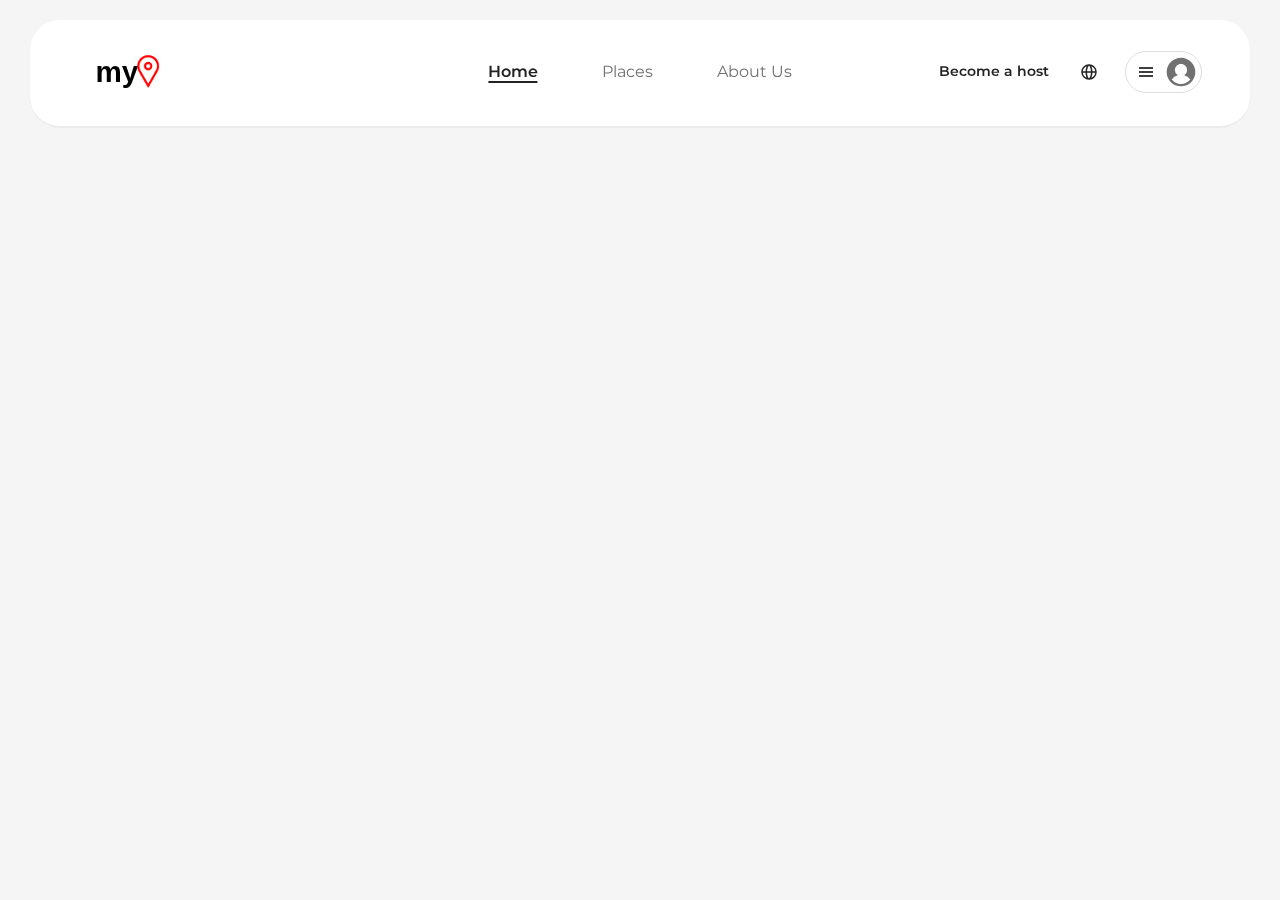
<file: index.html>
<!DOCTYPE html>
<html lang="en">
<head>
    <meta charset="UTF-8">
    <meta name="viewport" content="width=device-width, initial-scale=1.0">
    <title>mySpot</title>
    <link rel="stylesheet" href="styles/main.css">
</head>
<body>

    <header class="main-header">
        <nav class="navbar">
            <div class="nav-logo">
                <img src="assets/images/logo/mySpot.svg" alt="mySpot Logo">
            </div>
            
            <ul class="nav-links">
                <li><a href="#home" class="active">Home</a></li>
                <li><a href="#places">Places</a></li>
                <li><a href="#about">About Us</a></li>
            </ul>
            
            <div class="nav-auth">
                <a href="#" class="host-link">Become a host</a>
                <button class="globe-btn">
                    <svg viewBox="0 0 16 16" xmlns="http://www.w3.org/2000/svg" aria-hidden="true" role="presentation" focusable="false" style="display: block; height: 16px; width: 16px; fill: currentcolor;"><path d="m8.002.25a7.77 7.77 0 0 1 7.748 7.776 7.75 7.75 0 0 1 -7.521 7.72l-.246.004a7.75 7.75 0 0 1 -7.73-7.513l-.003-.245a7.75 7.75 0 0 1 7.752-7.742zm1.949 8.5h-3.903c.155 2.897 1.176 5.343 1.886 5.493l.068.007c.68-.002 1.72-2.365 1.932-5.234zm4.255 0h-2.752c-.091 1.96-.53 3.783-1.188 5.076a6.257 6.257 0 0 0 3.905-4.829zm-9.661 0h-2.75a6.257 6.257 0 0 0 3.934 5.075c-.615-1.208-1.036-2.875-1.162-4.686l-.022-.39zm1.188-6.576-.115.046a6.257 6.257 0 0 0 -3.823 5.03h2.75c.085-1.83.471-3.54 1.059-4.81zm2.262-.424c-.702.002-1.784 2.512-1.947 5.5h3.904c-.156-2.903-1.178-5.343-1.892-5.494l-.065-.007zm2.28.432.023.05c.643 1.288 1.069 3.084 1.157 5.018h2.748a6.275 6.275 0 0 0 -3.929-5.068z"></path></svg>
                </button>
                <button class="login-btn">
                    <div class="hamburger">
                        <svg viewBox="0 0 32 32" xmlns="http://www.w3.org/2000/svg" aria-hidden="true" role="presentation" focusable="false" style="display: block; fill: none; height: 16px; width: 16px; stroke: currentcolor; stroke-width: 3; overflow: visible;"><g fill="none"><path d="M2 16h28M2 24h28M2 8h28"></path></g></svg>
                    </div>
                    <div class="avatar">
                        <svg viewBox="0 0 32 32" xmlns="http://www.w3.org/2000/svg" aria-hidden="true" role="presentation" focusable="false" style="display: block; height: 30px; width: 30px; fill: currentcolor;"><path d="m16 .7c-8.437 0-15.3 6.863-15.3 15.3s6.863 15.3 15.3 15.3 15.3-6.863 15.3-15.3-6.863-15.3-15.3-15.3zm0 28c-4.021 0-7.605-1.884-9.933-4.81a12.425 12.425 0 0 1 6.451-4.4 6.507 6.507 0 0 1 -3.018-5.49c0-3.584 2.916-6.5 6.5-6.5s6.5 2.916 6.5 6.5a6.513 6.513 0 0 1 -3.019 5.491 12.42 12.42 0 0 1 6.452 4.4c-2.328 2.925-5.912 4.809-9.933 4.809z"></path></svg>
                    </div>
                </button>
            </div>
        </nav>
    </header>
</html>
</file>
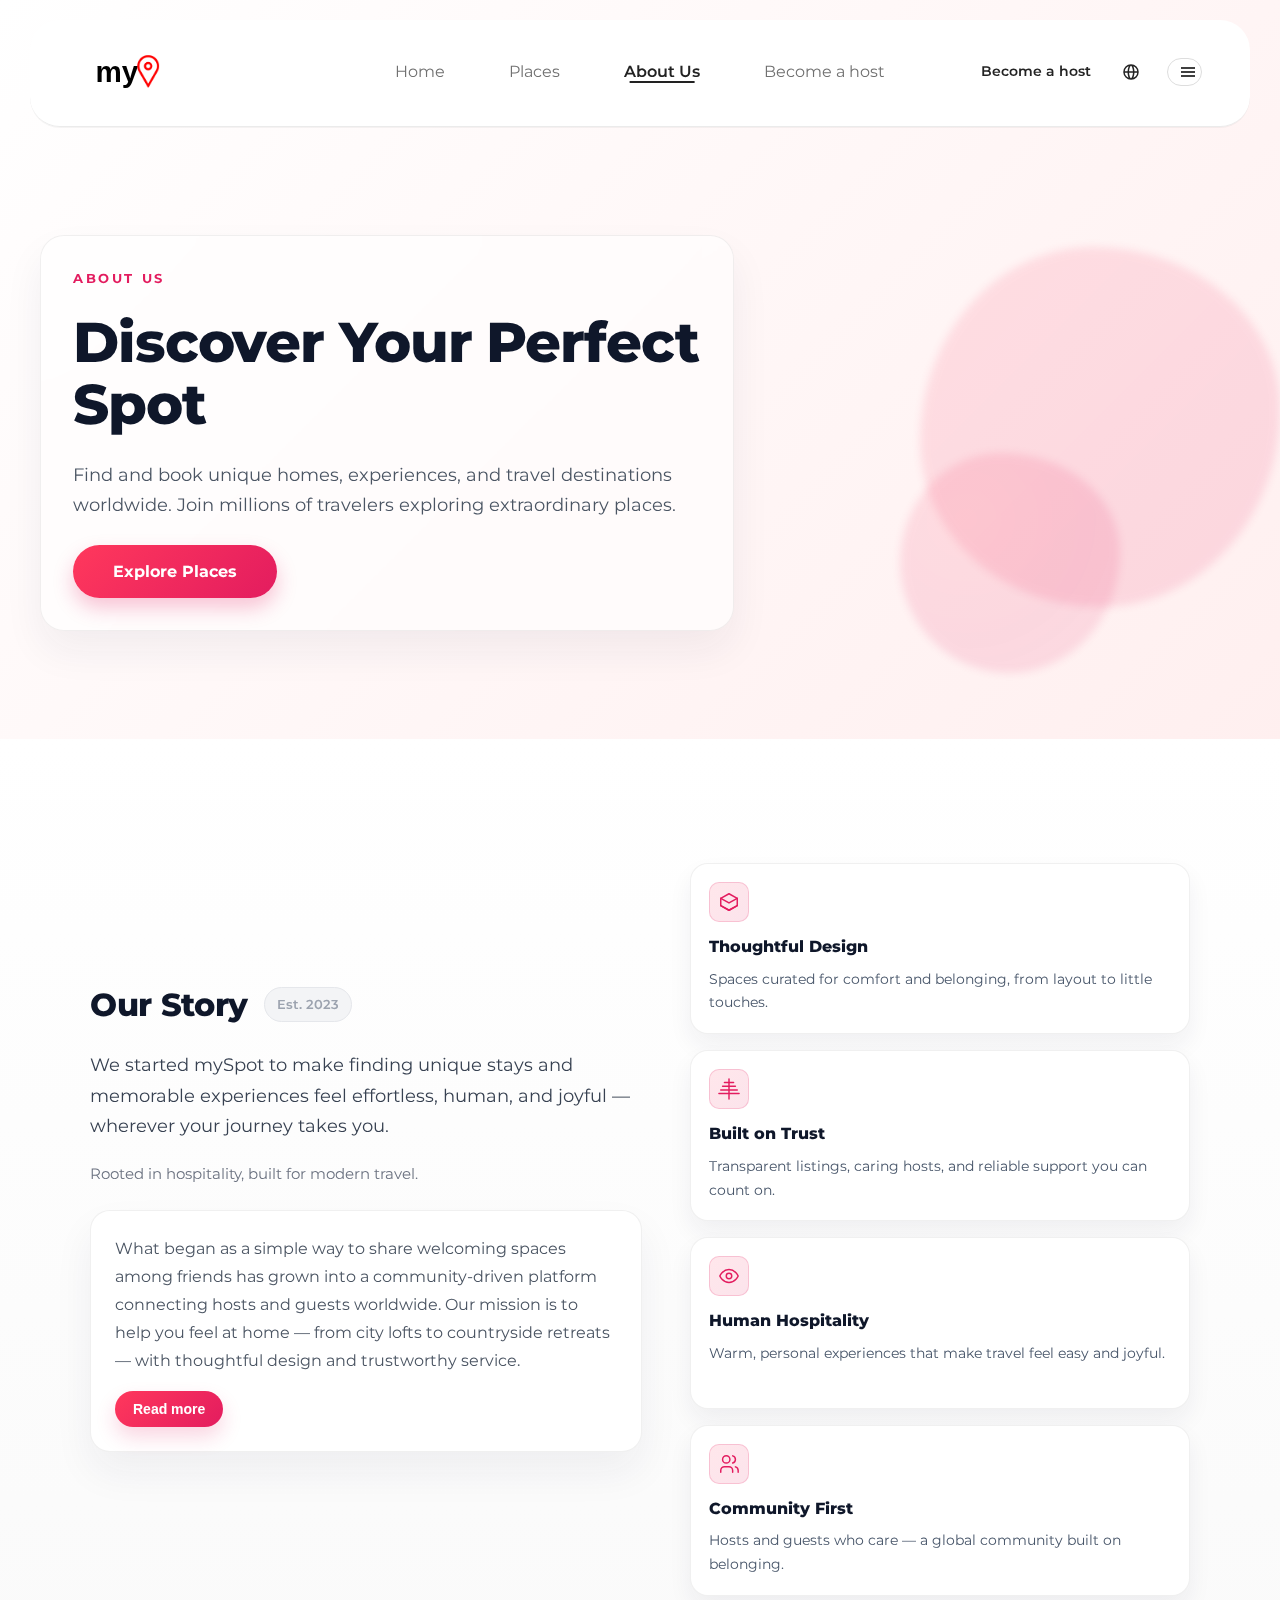
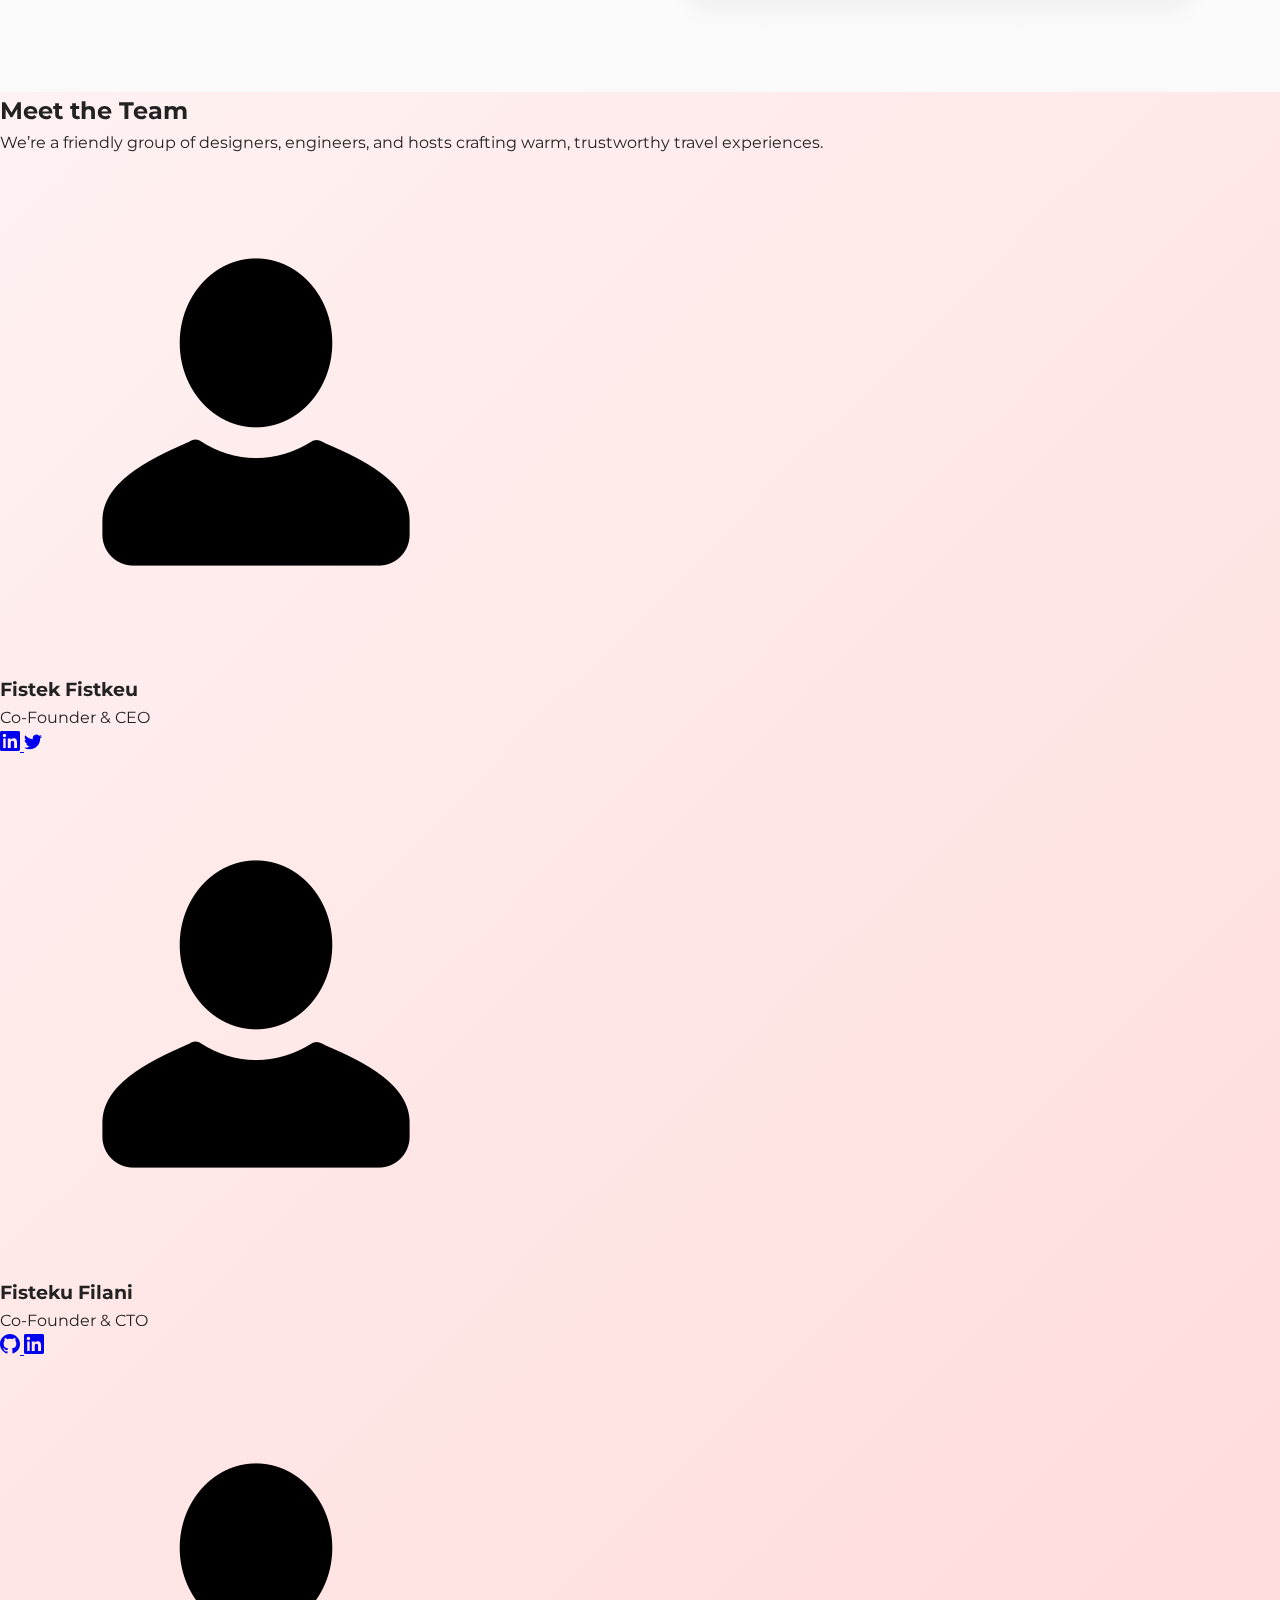
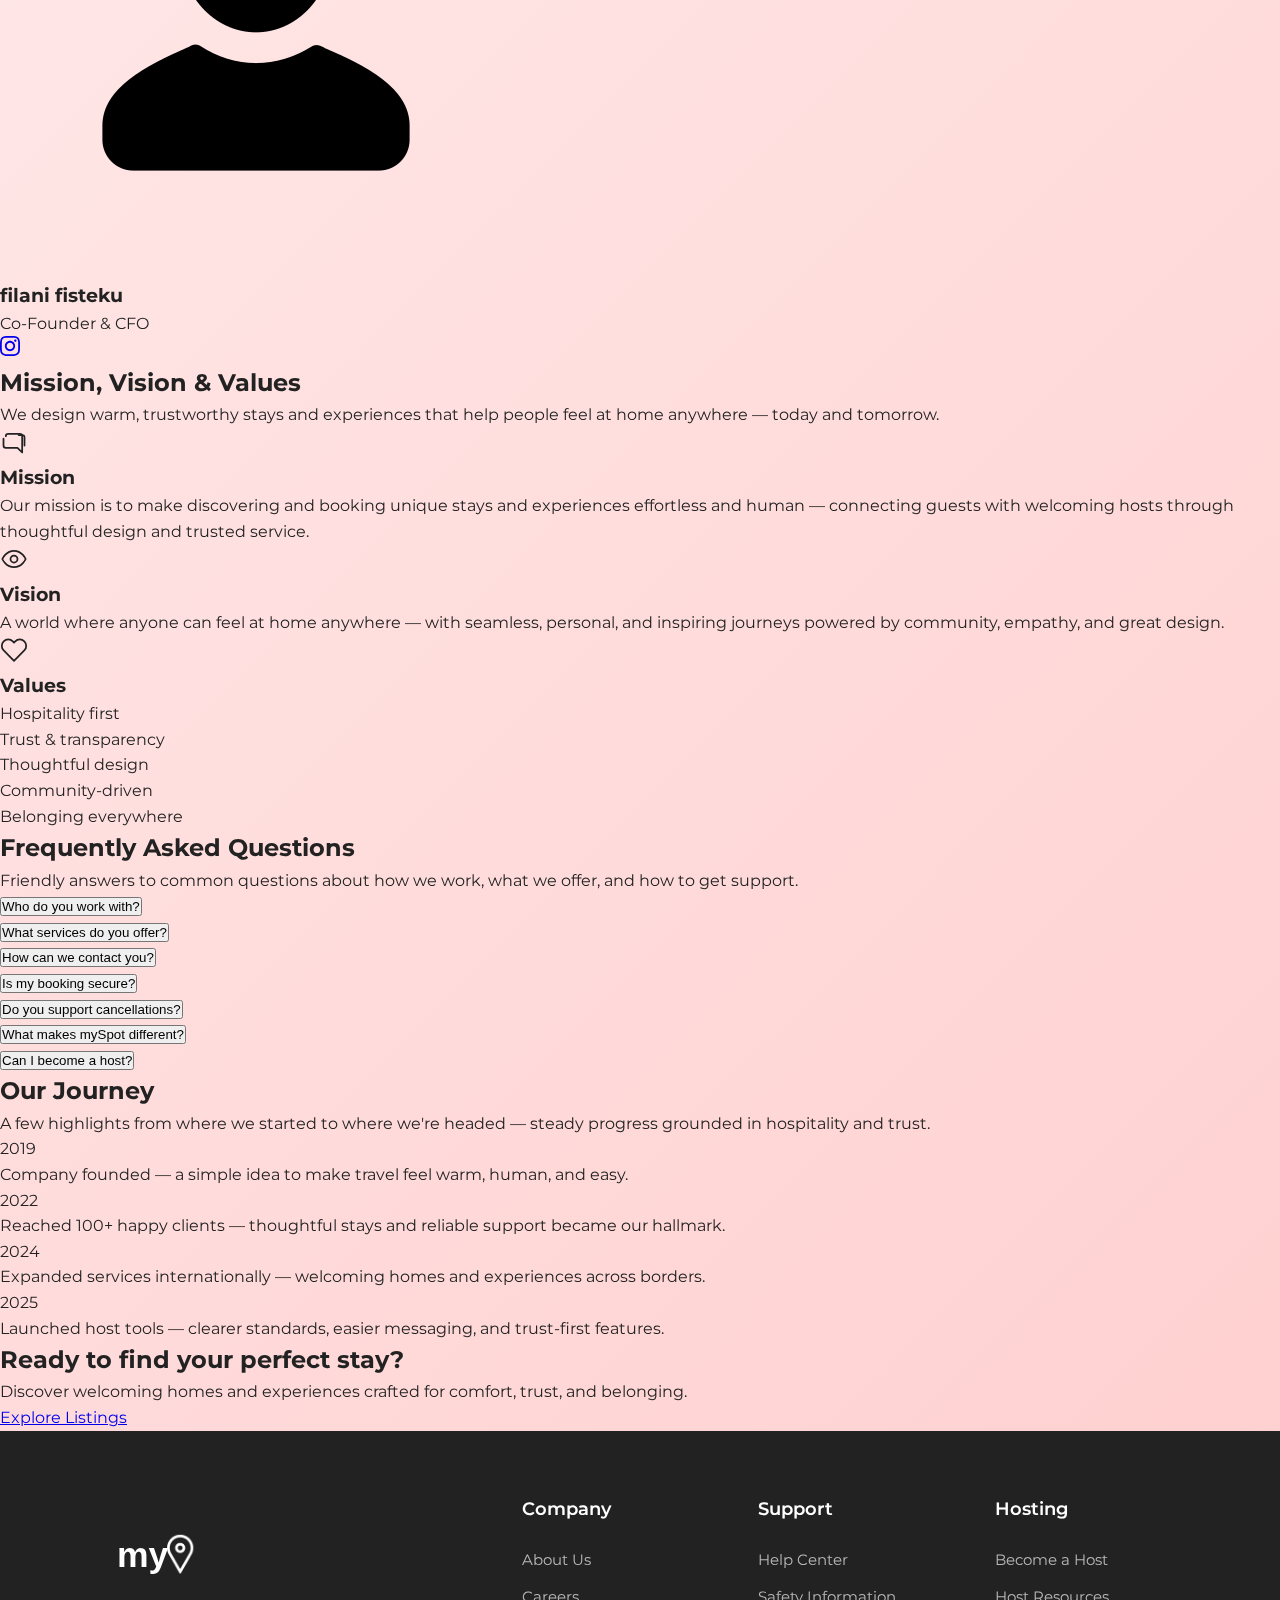
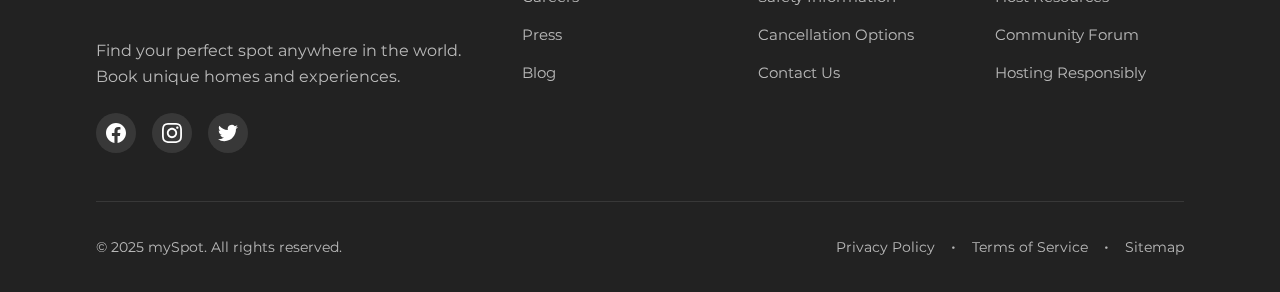
<file: pages/about.html>
<!DOCTYPE html>
<html lang="en">
  <head>
    <meta charset="UTF-8" />
    <meta name="viewport" content="width=device-width, initial-scale=1.0" />
    <link rel="stylesheet" href="../styles/footer.css" />
    <link rel="stylesheet" href="../styles/main.css" />
    <link rel="stylesheet" href="../styles/about.css" />

    <title>About us</title>
  </head>
  <body>
    <header class="main-header">
      <nav class="navbar">
        <div class="nav-logo">
          <img src="../assets/images/logo/mySpot.svg" alt="mySpot Logo" />
        </div>

        <ul class="nav-links">
          <li><a href="../index.html">Home</a></li>
          <li><a href="../pages/Places.html">Places</a></li>
          <li><a href="../pages/about.html" class="active">About Us</a></li>
          <div class="mobile-auth">
            <a href="#start-hosting" class="host-link">Become a host</a>
          </div>
        </ul>

        <div class="nav-auth">
          <a href="#start-hosting" class="host-link">Become a host</a>
          <button class="globe-btn">
            <svg
              viewBox="0 0 16 16"
              xmlns="http://www.w3.org/2000/svg"
              aria-hidden="true"
              role="presentation"
              focusable="false"
              style="
                display: block;
                height: 16px;
                width: 16px;
                fill: currentcolor;
              "
            >
              <path
                d="m8.002.25a7.77 7.77 0 0 1 7.748 7.776 7.75 7.75 0 0 1 -7.521 7.72l-.246.004a7.75 7.75 0 0 1 -7.73-7.513l-.003-.245a7.75 7.75 0 0 1 7.752-7.742zm1.949 8.5h-3.903c.155 2.897 1.176 5.343 1.886 5.493l.068.007c.68-.002 1.72-2.365 1.932-5.234zm4.255 0h-2.752c-.091 1.96-.53 3.783-1.188 5.076a6.257 6.257 0 0 0 3.905-4.829zm-9.661 0h-2.75a6.257 6.257 0 0 0 3.934 5.075c-.615-1.208-1.036-2.875-1.162-4.686l-.022-.39zm1.188-6.576-.115.046a6.257 6.257 0 0 0 -3.823 5.03h2.75c.085-1.83.471-3.54 1.059-4.81zm2.262-.424c-.702.002-1.784 2.512-1.947 5.5h3.904c-.156-2.903-1.178-5.343-1.892-5.494l-.065-.007zm2.28.432.023.05c.643 1.288 1.069 3.084 1.157 5.018h2.748a6.275 6.275 0 0 0 -3.929-5.068z"
              ></path>
            </svg>
          </button>
          <button class="login-btn">
            <div class="hamburger">
              <svg
                viewBox="0 0 32 32"
                xmlns="http://www.w3.org/2000/svg"
                aria-hidden="true"
                role="presentation"
                focusable="false"
                style="
                  display: block;
                  fill: none;
                  height: 16px;
                  width: 16px;
                  stroke: currentcolor;
                  stroke-width: 3;
                  overflow: visible;
                "
              >
                <g fill="none"><path d="M2 16h28M2 24h28M2 8h28"></path></g>
              </svg>
            </div>
          </button>
        </div>
      </nav>
    </header>
    <section class="banner">
      <div class="banner-content">
        <div class="banner-text">
          <span class="banner-label">ABOUT US</span>
          <h1 class="banner-title">Discover Your Perfect Spot</h1>
          <p class="banner-description">
            Find and book unique homes, experiences, and travel destinations
            worldwide. Join millions of travelers exploring extraordinary
            places.
          </p>
          <a
            href="../pages/Places.html"
            class="banner-cta"
            style="text-decoration: none"
            >Explore Places</a
          >
        </div>
        <div class="banner-visual">
          <div class="banner-shape banner-shape-1"></div>
          <div class="banner-shape banner-shape-2"></div>
        </div>
      </div>
    </section>
    <section class="our-story">
      <div class="our-story-container">
        <div class="our-story-grid">
          <article class="our-story-text">
            <header class="our-story-header">
              <h2 id="our-story-title">Our Story</h2>
              <span class="pill">Est. 2023</span>
            </header>
            <p class="intro">
              We started mySpot to make finding unique stays and memorable
              experiences feel effortless, human, and joyful — wherever your
              journey takes you.
            </p>
            <p class="subtitle">
              Rooted in hospitality, built for modern travel.
            </p>
            <div class="story-card">
              <p>
                What began as a simple way to share welcoming spaces among
                friends has grown into a community-driven platform connecting
                hosts and guests worldwide. Our mission is to help you feel at
                home — from city lofts to countryside retreats — with thoughtful
                design and trustworthy service.
              </p>
              <div class="story-more" id="story-more" hidden>
                <p>
                  Along the way, we’ve learned that the best trips aren’t just
                  about the destination — they’re about the feeling of
                  belonging. That’s why we obsess over the little details:
                  transparent listings, warm communication, and delightful
                  touches that turn a stay into a story you’ll want to share.
                </p>
                <p>
                  Today, mySpot is powered by a passionate team of travelers,
                  designers, and hosts who care deeply about crafting
                  experiences that are simple, personal, and inspiring.
                </p>
              </div>
              <button
                class="toggle-btn"
                aria-expanded="false"
                aria-controls="story-more"
              >
                Read more
              </button>
            </div>
          </article>
          <div class="story-cubes">
            <article class="cube">
              <div class="cube-icon">
                <svg
                  width="22"
                  height="22"
                  viewBox="0 0 24 24"
                  fill="none"
                  stroke="currentColor"
                  stroke-width="1.6"
                  stroke-linecap="round"
                  stroke-linejoin="round"
                >
                  <path d="M3 8l9-5 9 5-9 5-9-5z" />
                  <path d="M21 8v8l-9 5-9-5V8" />
                  <path d="M3 16l9 5 9-5" />
                </svg>
              </div>
              <h3 class="cube-title">Thoughtful Design</h3>
              <p class="cube-text">
                Spaces curated for comfort and belonging, from layout to little
                touches.
              </p>
            </article>
            <article class="cube">
              <div class="cube-icon">
                <svg
                  width="22"
                  height="22"
                  viewBox="0 0 24 24"
                  fill="none"
                  stroke="currentColor"
                  stroke-width="1.6"
                  stroke-linecap="round"
                  stroke-linejoin="round"
                >
                  <path d="M12 1v22" />
                  <path d="M7 5h10" />
                  <path d="M5 9h14" />
                  <path d="M3 13h18" />
                  <path d="M1 17h22" />
                </svg>
              </div>
              <h3 class="cube-title">Built on Trust</h3>
              <p class="cube-text">
                Transparent listings, caring hosts, and reliable support you can
                count on.
              </p>
            </article>
            <article class="cube">
              <div class="cube-icon">
                <svg
                  width="22"
                  height="22"
                  viewBox="0 0 24 24"
                  fill="none"
                  stroke="currentColor"
                  stroke-width="1.6"
                  stroke-linecap="round"
                  stroke-linejoin="round"
                >
                  <circle cx="12" cy="12" r="3" />
                  <path d="M2 12s3-7 10-7 10 7 10 7-3 7-10 7-10-7-10-7z" />
                </svg>
              </div>
              <h3 class="cube-title">Human Hospitality</h3>
              <p class="cube-text">
                Warm, personal experiences that make travel feel easy and
                joyful.
              </p>
            </article>
            <article class="cube">
              <div class="cube-icon">
                <svg
                  width="22"
                  height="22"
                  viewBox="0 0 24 24"
                  fill="none"
                  stroke="currentColor"
                  stroke-width="1.6"
                  stroke-linecap="round"
                  stroke-linejoin="round"
                >
                  <path d="M16 21v-2a4 4 0 0 0-4-4H7a4 4 0 0 0-4 4v2" />
                  <circle cx="9" cy="7" r="4" />
                  <path d="M22 21v-2a4 4 0 0 0-3-3.87" />
                  <path d="M16 3.13a4 4 0 0 1 0 7.75" />
                </svg>
              </div>
              <h3 class="cube-title">Community First</h3>
              <p class="cube-text">
                Hosts and guests who care — a global community built on
                belonging.
              </p>
            </article>
          </div>
        </div>
      </div>
    </section>
    <section class="team">
      <div class="team-container">
        <header class="team-header">
          <h2 id="team-title">Meet the Team</h2>
          <p class="team-intro">
            We’re a friendly group of designers, engineers, and hosts crafting
            warm, trustworthy travel experiences.
          </p>
        </header>
        <div class="team-grid">
          <article class="team-card" tabindex="0" data-member="fisi">
            <div class="team-photo">
              <img src="../assets/images/stocks/person1.png" />
            </div>
            <div class="team-info">
              <h3 class="team-name">Fistek Fistkeu</h3>
              <p class="team-role">Co-Founder & CEO</p>
              <div class="team-social">
                <a href="#">
                  <svg
                    width="20"
                    height="20"
                    viewBox="0 0 24 24"
                    fill="currentColor"
                  >
                    <path
                      d="M20.447 20.452h-3.554v-5.569
      c0-1.328-.027-3.037-1.852-3.037
      -1.853 0-2.136 1.445-2.136 2.939v5.667h-3.554V9h3.414v1.561h.047
      c.476-.9 1.637-1.85 3.369-1.85
      3.6 0 4.266 2.368 4.266 5.455v6.286zM5.337 7.433
      c-1.144 0-2.063-.926-2.063-2.065
      0-1.138.92-2.063 2.063-2.063
      1.14 0 2.064.925 2.064 2.063
      0 1.139-.924 2.065-2.064 2.065zM6.813 20.452H3.861V9h2.952v11.452zM22.225 0H1.771
      C.792 0 0 .774 0 1.727v20.545
      C0 23.227.792 24 1.771 24h20.451
      C23.2 24 24 23.227 24 22.273V1.727
      C24 .774 23.2 0 22.222 0z"
                    />
                  </svg>
                </a>

                <a href="#">
                  <svg
                    width="18"
                    height="18"
                    viewBox="0 0 24 24"
                    fill="currentColor"
                  >
                    <path
                      d="M23.953 4.57a10 10 0 0 1-2.825.775 4.958 4.958 0 0 0 2.163-2.723c-.951.555-2.005.959-3.127 1.184a4.92 4.92 0 0 0-8.384 4.482C7.69 8.095 4.067 6.13 1.64 3.162a4.822 4.822 0 0 0-.666 2.475c0 1.71.87 3.213 2.188 4.096a4.904 4.904 0 0 1-2.228-.616v.06a4.923 4.923 0 0 0 3.946 4.827 4.996 4.996 0 0 1-2.212.085 4.936 4.936 0 0 0 4.604 3.417 9.867 9.867 0 0 1-6.102 2.105c-.39 0-.779-.023-1.17-.067a13.995 13.995 0 0 0 7.557 2.209c9.053 0 13.998-7.496 13.998-13.985 0-.21 0-.42-.015-.63A9.935 9.935 0 0 0 24 4.59z"
                    />
                  </svg>
                </a>
              </div>
            </div>
          </article>

          <article class="team-card" tabindex="0" data-member="fisteki">
            <div class="team-photo">
              <img src="../assets/images/stocks/person1.png" alt="" />
            </div>
            <div class="team-info">
              <h3 class="team-name">Fisteku Filani</h3>
              <p class="team-role">Co-Founder & CTO</p>
              <div class="team-social">
                <a href="#">
                  <svg
                    width="20"
                    height="20"
                    viewBox="0 0 24 24"
                    fill="currentColor"
                  >
                    <path
                      d="M12 0C5.37 0 0 5.37 0 12
      c0 5.3 3.438 9.8 8.205 11.387
      .6.113.82-.258.82-.577
      0-.285-.01-1.04-.016-2.04
      -3.338.726-4.042-1.61-4.042-1.61
      -.546-1.387-1.333-1.757-1.333-1.757
      -1.09-.745.083-.73.083-.73
      1.205.085 1.84 1.237 1.84 1.237
      1.07 1.834 2.807 1.305 3.492.998
      .108-.776.418-1.305.762-1.605
      -2.665-.305-5.467-1.332-5.467-5.93
      0-1.31.467-2.38 1.235-3.22
      -.135-.303-.54-1.523.105-3.176
      0 0 1.005-.322 3.3 1.23
      .96-.267 1.98-.399 3-.404
      1.02.005 2.04.137 3 .404
      2.28-1.552 3.285-1.23 3.285-1.23
      .645 1.653.24 2.873.12 3.176
      .765.84 1.23 1.91 1.23 3.22
      0 4.61-2.807 5.62-5.48 5.92
      .435.375.81 1.096.81 2.22
      0 1.606-.015 2.896-.015 3.286
      0 .315.216.69.825.57
      C20.565 21.796 24 17.297 24 12
      24 5.37 18.63 0 12 0z"
                    />
                  </svg>
                </a>

                <a href="#">
                  <svg
                    width="20"
                    height="20"
                    viewBox="0 0 24 24"
                    fill="currentColor"
                  >
                    <path
                      d="M20.447 20.452h-3.554v-5.569
      c0-1.328-.027-3.037-1.852-3.037
      -1.853 0-2.136 1.445-2.136 2.939v5.667h-3.554V9h3.414v1.561h.047
      c.476-.9 1.637-1.85 3.369-1.85
      3.6 0 4.266 2.368 4.266 5.455v6.286zM5.337 7.433
      c-1.144 0-2.063-.926-2.063-2.065
      0-1.138.92-2.063 2.063-2.063
      1.14 0 2.064.925 2.064 2.063
      0 1.139-.924 2.065-2.064 2.065zM6.813 20.452H3.861V9h2.952v11.452zM22.225 0H1.771
      C.792 0 0 .774 0 1.727v20.545
      C0 23.227.792 24 1.771 24h20.451
      C23.2 24 24 23.227 24 22.273V1.727
      C24 .774 23.2 0 22.222 0z"
                    />
                  </svg>
                </a>
              </div>
            </div>
          </article>

          <article class="team-card" tabindex="0" data-member="filani">
            <div class="team-photo">
              <img src="../assets/images/stocks/person1.png" />
            </div>
            <div class="team-info">
              <h3 class="team-name">filani fisteku</h3>
              <p class="team-role">Co-Founder & CFO</p>
              <div class="team-social">
                <a href="#">
                  <svg
                    width="20"
                    height="20"
                    viewBox="0 0 24 24"
                    fill="currentColor"
                  >
                    <path
                      d="M12 2.163c3.204 0 3.584.012 4.85.07 3.252.148 4.771 1.691 4.919 4.919.058 1.265.069 1.645.069 4.849 0 3.205-.012 3.584-.069 4.849-.149 3.225-1.664 4.771-4.919 4.919-1.266.058-1.644.07-4.85.07-3.204 0-3.584-.012-4.849-.07-3.26-.149-4.771-1.699-4.919-4.92-.058-1.265-.07-1.644-.07-4.849 0-3.204.013-3.583.07-4.849.149-3.227 1.664-4.771 4.919-4.919 1.266-.057 1.645-.069 4.849-.069zm0-2.163c-3.259 0-3.667.014-4.947.072-4.358.2-6.78 2.618-6.98 6.98-.059 1.281-.073 1.689-.073 4.948 0 3.259.014 3.668.072 4.948.2 4.358 2.618 6.78 6.98 6.98 1.281.058 1.689.072 4.948.072 3.259 0 3.668-.014 4.948-.072 4.354-.2 6.782-2.618 6.979-6.98.059-1.28.073-1.689.073-4.948 0-3.259-.014-3.667-.072-4.947-.196-4.354-2.617-6.78-6.979-6.98-1.281-.059-1.69-.073-4.949-.073zm0 5.838c-3.403 0-6.162 2.759-6.162 6.162s2.759 6.163 6.162 6.163 6.162-2.759 6.162-6.163c0-3.403-2.759-6.162-6.162-6.162zm0 10.162c-2.209 0-4-1.79-4-4 0-2.209 1.791-4 4-4s4 1.791 4 4c0 2.21-1.791 4-4 4zm6.406-11.845c-.796 0-1.441.645-1.441 1.44s.645 1.44 1.441 1.44c.795 0 1.439-.645 1.439-1.44s-.644-1.44-1.439-1.44z"
                    />
                  </svg>
                </a>
              </div>
            </div>
          </article>
          <!-- this part lets the user open and see more about the team  -->
          <div class="team-modal" hidden>
            <div class="team-modal-backdrop" data-close></div>
            <div class="team-modal-content">
              <button class="team-modal-close" data-close>&times;</button>
              <div class="team-modal-body">
                <div class="team-modal-photo">
                  <img id="team-modal-img" alt="" />
                </div>
                <div class="team-modal-text">
                  <h3 id="team-modal-title"></h3>
                  <p class="team-modal-role"></p>
                  <p class="team-modal-bio"></p>
                  <div class="team-modal-social"></div>
                </div>
              </div>
            </div>
          </div>
        </div>
      </div>
    </section>
    <section class="mvv">
      <div class="mvv-container">
        <header class="mvv-header">
          <h2 id="mvv-title">Mission, Vision & Values</h2>
          <p class="mvv-intro">
            We design warm, trustworthy stays and experiences that help people
            feel at home anywhere — today and tomorrow.
          </p>
        </header>
        <div class="mvv-grid">
          <article class="mvv-card reveal" tabindex="0">
            <div class="mvv-icon">
              <svg
                width="28"
                height="28"
                viewBox="0 0 24 24"
                fill="none"
                stroke="currentColor"
                stroke-width="1.5"
                stroke-linecap="round"
                stroke-linejoin="round"
              >
                <path d="M21 15V8a2 2 0 0 0-2-2h-3" />
                <path
                  d="M3 9v6a2 2 0 0 0 2 2h10l4 4V7a2 2 0 0 0-2-2H7a2 2 0 0 0-2 2"
                />
              </svg>
            </div>
            <h3 class="mvv-title">Mission</h3>
            <p class="mvv-text">
              Our mission is to make discovering and booking unique stays and
              experiences effortless and human — connecting guests with
              welcoming hosts through thoughtful design and trusted service.
            </p>
          </article>

          <article class="mvv-card reveal" tabindex="0">
            <div class="mvv-icon">
              <svg
                width="28"
                height="28"
                viewBox="0 0 24 24"
                fill="none"
                stroke="currentColor"
                stroke-width="1.5"
                stroke-linecap="round"
                stroke-linejoin="round"
              >
                <circle cx="12" cy="12" r="3" />
                <path d="M2 12s3-7 10-7 10 7 10 7-3 7-10 7-10-7-10-7z" />
              </svg>
            </div>
            <h3 class="mvv-title">Vision</h3>
            <p class="mvv-text">
              A world where anyone can feel at home anywhere — with seamless,
              personal, and inspiring journeys powered by community, empathy,
              and great design.
            </p>
          </article>

          <article class="mvv-card reveal" tabindex="0">
            <div class="mvv-icon">
              <svg
                width="28"
                height="28"
                viewBox="0 0 24 24"
                fill="none"
                stroke="currentColor"
                stroke-width="1.5"
                stroke-linecap="round"
                stroke-linejoin="round"
              >
                <path
                  d="M20.84 4.61a5.5 5.5 0 0 0-7.78 0L12 5.67l-1.06-1.06a5.5 5.5 0 0 0-7.78 7.78l1.06 1.06L12 21.23l7.78-7.78 1.06-1.06a5.5 5.5 0 0 0 0-7.78z"
                />
              </svg>
            </div>
            <h3 class="mvv-title">Values</h3>
            <ul class="mvv-values">
              <li>Hospitality first</li>
              <li>Trust & transparency</li>
              <li>Thoughtful design</li>
              <li>Community-driven</li>
              <li>Belonging everywhere</li>
            </ul>
          </article>
        </div>
      </div>
    </section>
    <section class="faq">
      <div class="faq-container">
        <header class="faq-header">
          <h2 id="faq-title">Frequently Asked Questions</h2>
          <p class="faq-intro">
            Friendly answers to common questions about how we work, what we
            offer, and how to get support.
          </p>
        </header>
        <div class="faq-list">
          <article class="faq-item">
            <button
              class="faq-question"
              aria-expanded="false"
              aria-controls="faq-1"
              id="faq-q-1"
            >
              <span class="faq-icon" aria-hidden="true"></span>
              <span class="faq-text">Who do you work with?</span>
            </button>
            <div class="faq-answer" id="faq-1" role="region" hidden>
              <p>
                We partner with welcoming hosts, trusted property managers, and
                vetted experience providers. Our focus is warm hospitality and
                clear standards so guests feel at home.
              </p>
            </div>
          </article>

          <article class="faq-item">
            <button
              class="faq-question"
              aria-expanded="false"
              aria-controls="faq-2"
              id="faq-q-2"
            >
              <span class="faq-icon" aria-hidden="true"></span>
              <span class="faq-text">What services do you offer?</span>
            </button>
            <div class="faq-answer" id="faq-2" role="region" hidden>
              <p>
                We help you discover and book unique stays and curated
                experiences. For hosts, we provide simple tools for listings,
                messaging, and trust-focused support.
              </p>
            </div>
          </article>

          <article class="faq-item">
            <button
              class="faq-question"
              aria-expanded="false"
              aria-controls="faq-3"
              id="faq-q-3"
            >
              <span class="faq-icon" aria-hidden="true"></span>
              <span class="faq-text">How can we contact you?</span>
            </button>
            <div class="faq-answer" id="faq-3" role="region" hidden>
              <p>
                For quick help, visit our Help Center. You can also reach our
                friendly support team via chat or email — we aim to respond
                within a business day.
              </p>
            </div>
          </article>

          <article class="faq-item">
            <button
              class="faq-question"
              aria-expanded="false"
              aria-controls="faq-4"
              id="faq-q-4"
            >
              <span class="faq-icon" aria-hidden="true"></span>
              <span class="faq-text">Is my booking secure?</span>
            </button>
            <div class="faq-answer" id="faq-4" role="region" hidden>
              <p>
                Yes. We use industry-standard security, clear policies, and
                verified hosts. Payments are protected, and our support team is
                here if anything feels off.
              </p>
            </div>
          </article>

          <article class="faq-item">
            <button
              class="faq-question"
              aria-expanded="false"
              aria-controls="faq-5"
              id="faq-q-5"
            >
              <span class="faq-icon" aria-hidden="true"></span>
              <span class="faq-text">Do you support cancellations?</span>
            </button>
            <div class="faq-answer" id="faq-5" role="region" hidden>
              <p>
                Most listings offer flexible cancellation policies. You’ll see
                details before booking, and we provide clear guidance if plans
                change.
              </p>
            </div>
          </article>

          <article class="faq-item">
            <button
              class="faq-question"
              aria-expanded="false"
              aria-controls="faq-6"
              id="faq-q-6"
            >
              <span class="faq-icon" aria-hidden="true"></span>
              <span class="faq-text">What makes mySpot different?</span>
            </button>
            <div class="faq-answer" id="faq-6" role="region" hidden>
              <p>
                We emphasize human hospitality, thoughtful design, and trust.
                Our goal is simple: help you feel at home, anywhere.
              </p>
            </div>
          </article>

          <article class="faq-item">
            <button
              class="faq-question"
              aria-expanded="false"
              aria-controls="faq-7"
              id="faq-q-7"
            >
              <span class="faq-icon" aria-hidden="true"></span>
              <span class="faq-text">Can I become a host?</span>
            </button>
            <div class="faq-answer" id="faq-7" role="region" hidden>
              <p>
                Absolutely. If you have a welcoming space or experience, we’ll
                guide you through listing, standards, and best practices to
                delight guests.
              </p>
            </div>
          </article>
        </div>
      </div>
    </section>

      <section class="timeline">
      <div class="timeline-container">
        <header class="timeline-header">
          <h2 id="timeline-title">Our Journey</h2>
          <p class="timeline-intro">
            A few highlights from where we started to where we're headed —
            steady progress grounded in hospitality and trust.
          </p>
        </header>
        <div class="timeline-list" role="list">
          <article class="timeline-item reveal" role="listitem">
            <div class="timeline-marker" aria-hidden="true"></div>
            <div class="timeline-card">
              <div class="timeline-year">2019</div>
              <p class="timeline-text">
                Company founded — a simple idea to make travel feel warm, human,
                and easy.
              </p>
            </div>
          </article>
          <article class="timeline-item reveal" role="listitem">
            <div class="timeline-marker" aria-hidden="true"></div>
            <div class="timeline-card">
              <div class="timeline-year">2022</div>
              <p class="timeline-text">
                Reached 100+ happy clients — thoughtful stays and reliable
                support became our hallmark.
              </p>
            </div>
          </article>
          <article class="timeline-item reveal" role="listitem">
            <div class="timeline-marker" aria-hidden="true"></div>
            <div class="timeline-card">
              <div class="timeline-year">2024</div>
              <p class="timeline-text">
                Expanded services internationally — welcoming homes and
                experiences across borders.
              </p>
            </div>
          </article>
          <article class="timeline-item reveal" role="listitem">
            <div class="timeline-marker" aria-hidden="true"></div>
            <div class="timeline-card">
              <div class="timeline-year">2025</div>
              <p class="timeline-text">
                Launched host tools — clearer standards, easier messaging, and
                trust-first features.
              </p>
            </div>
          </article>
        </div>
      </div>
    </section>

    <section class="cta reveal">
      <div class="cta-container">
        <h2 id="cta-title" class="cta-title">
          Ready to find your perfect stay?
        </h2>
        <p class="cta-subtitle">
          Discover welcoming homes and experiences crafted for comfort, trust,
          and belonging.
        </p>
        <a class="cta-button" href="../pages/Places.html" role="button"
          >Explore Listings</a>
      </div>
    </section>

    <footer class="footer">
      <div class="footer-content">
        <div class="footer-section">
          <div class="footer-logo">
            <img src="../assets/images/logo/mySpot.svg" alt="mySpot" />
          </div>
          <p class="footer-description">
            Find your perfect spot anywhere in the world. Book unique homes and
            experiences.
          </p>
          <div class="footer-social">
            <a href="#" aria-label="Facebook">
              <svg
                width="20"
                height="20"
                viewBox="0 0 24 24"
                fill="currentColor"
              >
                <path
                  d="M24 12.073c0-6.627-5.373-12-12-12s-12 5.373-12 12c0 5.99 4.388 10.954 10.125 11.854v-8.385H7.078v-3.47h3.047V9.43c0-3.007 1.792-4.669 4.533-4.669 1.312 0 2.686.235 2.686.235v2.953H15.83c-1.491 0-1.956.925-1.956 1.874v2.25h3.328l-.532 3.47h-2.796v8.385C19.612 23.027 24 18.062 24 12.073z"
                />
              </svg>
            </a>
            <a href="#" aria-label="Instagram">
              <svg
                width="20"
                height="20"
                viewBox="0 0 24 24"
                fill="currentColor"
              >
                <path
                  d="M12 2.163c3.204 0 3.584.012 4.85.07 3.252.148 4.771 1.691 4.919 4.919.058 1.265.069 1.645.069 4.849 0 3.205-.012 3.584-.069 4.849-.149 3.225-1.664 4.771-4.919 4.919-1.266.058-1.644.07-4.85.07-3.204 0-3.584-.012-4.849-.07-3.26-.149-4.771-1.699-4.919-4.92-.058-1.265-.07-1.644-.07-4.849 0-3.204.013-3.583.07-4.849.149-3.227 1.664-4.771 4.919-4.919 1.266-.057 1.645-.069 4.849-.069zm0-2.163c-3.259 0-3.667.014-4.947.072-4.358.2-6.78 2.618-6.98 6.98-.059 1.281-.073 1.689-.073 4.948 0 3.259.014 3.668.072 4.948.2 4.358 2.618 6.78 6.98 6.98 1.281.058 1.689.072 4.948.072 3.259 0 3.668-.014 4.948-.072 4.354-.2 6.782-2.618 6.979-6.98.059-1.28.073-1.689.073-4.948 0-3.259-.014-3.667-.072-4.947-.196-4.354-2.617-6.78-6.979-6.98-1.281-.059-1.69-.073-4.949-.073zm0 5.838c-3.403 0-6.162 2.759-6.162 6.162s2.759 6.163 6.162 6.163 6.162-2.759 6.162-6.163c0-3.403-2.759-6.162-6.162-6.162zm0 10.162c-2.209 0-4-1.79-4-4 0-2.209 1.791-4 4-4s4 1.791 4 4c0 2.21-1.791 4-4 4zm6.406-11.845c-.796 0-1.441.645-1.441 1.44s.645 1.44 1.441 1.44c.795 0 1.439-.645 1.439-1.44s-.644-1.44-1.439-1.44z"
                />
              </svg>
            </a>
            <a href="#" aria-label="Twitter">
              <svg
                width="20"
                height="20"
                viewBox="0 0 24 24"
                fill="currentColor"
              >
                <path
                  d="M23.953 4.57a10 10 0 01-2.825.775 4.958 4.958 0 002.163-2.723c-.951.555-2.005.959-3.127 1.184a4.92 4.92 0 00-8.384 4.482C7.69 8.095 4.067 6.13 1.64 3.162a4.822 4.822 0 00-.666 2.475c0 1.71.87 3.213 2.188 4.096a4.904 4.904 0 01-2.228-.616v.06a4.923 4.923 0 003.946 4.827 4.996 4.996 0 01-2.212.085 4.936 4.936 0 004.604 3.417 9.867 9.867 0 01-6.102 2.105c-.39 0-.779-.023-1.17-.067a13.995 13.995 0 007.557 2.209c9.053 0 13.998-7.496 13.998-13.985 0-.21 0-.42-.015-.63A9.935 9.935 0 0024 4.59z"
                />
              </svg>
            </a>
          </div>
        </div>
        <div class="footer-section">
          <h3>Company</h3>
          <ul class="footer-links">
            <li><a href="#about">About Us</a></li>
            <li><a href="#careers">Careers</a></li>
            <li><a href="#press">Press</a></li>
            <li><a href="#blog">Blog</a></li>
          </ul>
        </div>
        <div class="footer-section">
          <h3>Support</h3>
          <ul class="footer-links">
            <li><a href="#help">Help Center</a></li>
            <li><a href="#safety">Safety Information</a></li>
            <li><a href="#cancellation">Cancellation Options</a></li>
            <li><a href="#contact">Contact Us</a></li>
          </ul>
        </div>
        <div class="footer-section">
          <h3>Hosting</h3>
          <ul class="footer-links">
            <li><a href="#host">Become a Host</a></li>
            <li><a href="#resources">Host Resources</a></li>
            <li><a href="#community">Community Forum</a></li>
            <li><a href="#hosting-responsibly">Hosting Responsibly</a></li>
          </ul>
        </div>
      </div>
      <div class="footer-bottom">
        <p>&copy; 2025 mySpot. All rights reserved.</p>
        <div class="footer-legal">
          <a href="#privacy">Privacy Policy</a>
          <span>•</span>
          <a href="#terms">Terms of Service</a>
          <span>•</span>
          <a href="#sitemap">Sitemap</a>
        </div>
      </div>
    </footer>

    <script src="../scripts/about.js"></script>
  </body>
</html>
</file>
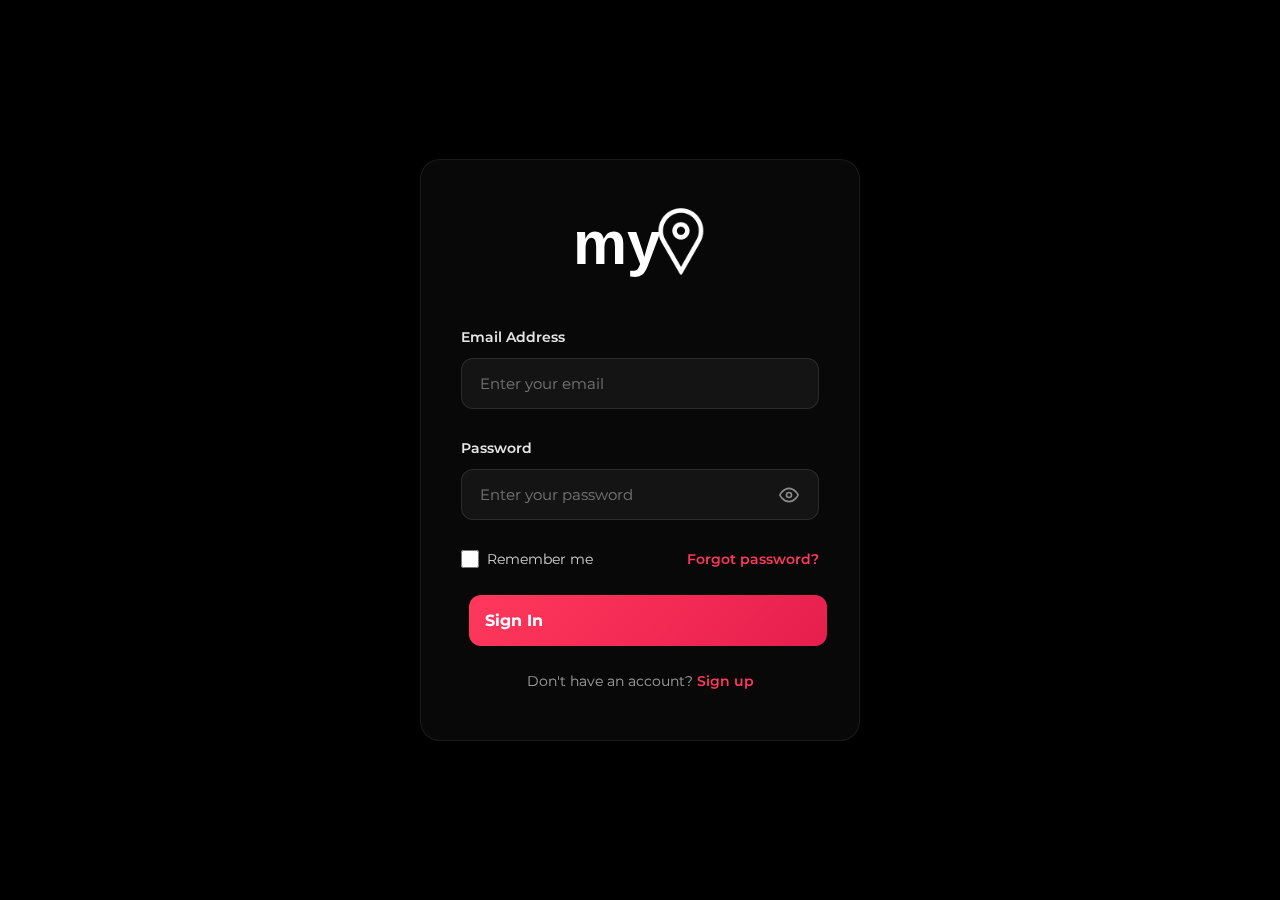
<file: pages/login.html>
<!DOCTYPE html>
<html lang="en">
<head>
    <meta charset="UTF-8">
    <meta name="viewport" content="width=device-width, initial-scale=1.0, maximum-scale=1.0, user-scalable=no">
    <title>mySpot | Login</title>
    <link rel="stylesheet" href="../styles/main.css">
    <link rel="stylesheet" href="../styles/login.css">
</head>
<body>
    <div class="login-container">
        <div class="login-box">
            
            <div class="login-logo">
                <img src="../assets/images/logo/mySpot-borderscut.svg" alt="mySpot">
            </div>
            
            
            <form id="loginForm" class="login-form" novalidate>
                
                <div class="form-group">
                    <label for="email">Email Address</label>
                    <input 
                        type="email" 
                        id="email" 
                        name="email" 
                        placeholder="Enter your email"
                        required
                    >
                    <span class="error-message" id="emailError"></span>
                </div>
                
                
                <div class="form-group">
                    <label for="password">Password</label>
                    <div class="password-wrapper">
                        <input 
                            type="password" 
                            id="password" 
                            name="password" 
                            placeholder="Enter your password"
                            required
                        >
                        <button type="button" class="toggle-password" id="togglePassword">
                            <svg width="20" height="20" viewBox="0 0 24 24" fill="none" stroke="currentColor" stroke-width="2" stroke-linecap="round" stroke-linejoin="round">
                                <path d="M1 12s4-8 11-8 11 8 11 8-4 8-11 8-11-8-11-8z"></path>
                                <circle cx="12" cy="12" r="3"></circle>
                            </svg>
                        </button>
                    </div>
                    <span class="error-message" id="passwordError"></span>
                </div>
                
                
                <div class="form-options">
                    <label class="remember-me">
                        <input type="checkbox" id="remember">
                        <span>Remember me</span>
                    </label>
                    <a href="#" class="forgot-password">Forgot password?</a>
                </div>
                
                
                <button type="submit" class="login-btn">Sign In</button>
                
                
                <p class="signup-link">
                    Don't have an account? <a href="#signup">Sign up</a>
                </p>
            </form>
        </div>
    </div>
    
    <script src="../scripts/login.js"></script>
</body>
</html>
</file>
<file: styles/main.css>
@import url('https://fonts.googleapis.com/css2?family=Inter:ital,opsz,wght@0,14..32,100..900;1,14..32,100..900&family=Montserrat:ital,wght@0,100..900;1,100..900&display=swap');


* {
    margin: 0;
    padding: 0;
    box-sizing: border-box;
}

html {
    scroll-behavior: smooth;
}

body {
    font-family: "Montserrat", sans-serif;
    color: #222222;
    background-color: #f5f5f5;
    line-height: 1.6;
}

.main-header {
    position: sticky;
    top: 0;
    z-index: 1000;
    margin-top: 20px;
    margin-left: 30px;
    margin-right: 30px;
    background-color: rgba(255, 255, 255, 0.95);
    backdrop-filter: blur(10px);
    -webkit-backdrop-filter: blur(10px);
    border-bottom: 1px solid rgba(0, 0, 0, 0.08);
    border-radius: 30px;
    padding-bottom: 1rem;
    box-shadow: 0 1px 0 rgba(0, 0, 0, 0.04);
}


.navbar {
    display: flex;
    justify-content: space-between;
    align-items: center;
    padding: 1rem 3rem;
    padding-top: 30px;
    height: 90px;
}


.nav-logo img {
    width: 100px;
    cursor: pointer;
    display: block;
}


.nav-links {
    display: flex;
    list-style: none;
    gap: 2rem;
    position: absolute;
    left: 50%;
    transform: translateX(-50%);
}

.nav-links a {
    text-decoration: none;
    color: #717171;
    font-weight: 400;
    font-size: 1rem;
    padding: 10px 16px;
    border-radius: 24px;
    transition: all 0.3s cubic-bezier(0.4, 0, 0.2, 1);
    position: relative;
}

.nav-links a::after {
    content: '';
    position: absolute;
    bottom: 8px;
    left: 50%;
    transform: translateX(-50%) scaleX(0);
    width: 60%;
    height: 2px;
    background-color: #222222;
    transition: transform 0.3s ease;
}

.nav-links a:hover {
    background-color: #f7f7f7;
    color: #222222;
    transform: translateY(-2px);
}

.nav-links a:hover::after {
    transform: translateX(-50%) scaleX(1);
}

.nav-links a.active {
    color: #222222;
    font-weight: 600;
}

.nav-links a.active::after {
    transform: translateX(-50%) scaleX(1);
}

.nav-auth {
    display: flex;
    align-items: center;
    gap: 0.5rem;
}

.host-link {
    text-decoration: none;
    color: #222222;
    font-size: 0.9rem;
    font-weight: 600;
    padding: 12px;
    border-radius: 22px;
    transition: background-color 0.2s;
}

.host-link:hover {
    background-color: #f7f7f7;
}

.globe-btn {
    background: transparent;
    border: none;
    padding: 12px;
    border-radius: 50%;
    cursor: pointer;
    transition: all 0.3s cubic-bezier(0.4, 0, 0.2, 1);
    display: flex;
    align-items: center;
    justify-content: center;
    color: #222;
}

.globe-btn:hover {
    background-color: #f7f7f7;
    transform: rotate(15deg) scale(1.1);
}

.login-btn {
    display: flex;
    align-items: center;
    gap: 12px;
    padding: 5px 5px 5px 12px;
    background-color: #ffffff;
    border: 1px solid #dddddd;
    border-radius: 21px;
    cursor: pointer;
    transition: all 0.3s cubic-bezier(0.4, 0, 0.2, 1);
    margin-left: 0.5rem;
}

.login-btn:hover {
    box-shadow: 0 4px 12px rgba(0,0,0,0.15);
    transform: translateY(-1px);
    border-color: #222222;
}

.avatar {
    color: #717171;
}

@media (max-width: 950px) {
    .navbar {
        padding: 1rem 1.5rem;
    }
    
    .nav-links {
        display: none;
    }
}

@media (max-width: 600px) {
    .navbar {
        height: 70px;
    }
    
    .nav-logo img {
        height: 28px;
    }
    
    .host-link {
        display: none;
    }
}
</file>
<file: styles/footer.css>
/* Footer */
.footer {
    background: #222222;
    color: #ffffff;
    padding: 4rem 6rem 2rem;
}

.footer-content {
    display: grid;
    grid-template-columns: 2fr 1fr 1fr 1fr;
    gap: 3rem;
    max-width: 1400px;
    margin: 0 auto 3rem;
}

.footer-logo img {
    width: 120px;
    margin-bottom: 1rem;
    filter: brightness(0) invert(1);
}

.footer-description {
    color: #b8b8b8;
    line-height: 1.6;
    margin-bottom: 1.5rem;
}

.footer-social {
    display: flex;
    gap: 1rem;
}

.footer-social a {
    width: 40px;
    height: 40px;
    border-radius: 50%;
    background: rgba(255, 255, 255, 0.1);
    display: flex;
    align-items: center;
    justify-content: center;
    color: #ffffff;
    transition: all 0.3s;
}

.footer-social a:hover {
    background: #FF385C;
    transform: translateY(-3px);
}

.footer-section h3 {
    font-size: 1.1rem;
    font-weight: 600;
    margin-bottom: 1.5rem;
    color: #ffffff;
}

.footer-links {
    list-style: none;
}

.footer-links li {
    margin-bottom: 0.75rem;
}

.footer-links a {
    color: #b8b8b8;
    text-decoration: none;
    transition: color 0.3s;
    font-size: 0.95rem;
}

.footer-links a:hover {
    color: #FF385C;
}

.footer-bottom {
    display: flex;
    justify-content: space-between;
    align-items: center;
    padding-top: 2rem;
    border-top: 1px solid rgba(255, 255, 255, 0.1);
    max-width: 1400px;
    margin: 0 auto;
}

.footer-bottom p {
    color: #b8b8b8;
    font-size: 0.9rem;
}

.footer-legal {
    display: flex;
    gap: 1rem;
    align-items: center;
}

.footer-legal a {
    color: #b8b8b8;
    text-decoration: none;
    font-size: 0.9rem;
    transition: color 0.3s;
}

.footer-legal a:hover {
    color: #FF385C;
}

.footer-legal span {
    color: #b8b8b8;
}

/* Responsive */
@media (max-width: 950px) {
    .footer-logo {
        margin-left: 32px;
    }
    
    .footer-content {
        grid-template-columns: 1fr 1fr;
        gap: 2rem;
    }
}

@media (max-width: 600px) {
    .footer-content {
        grid-template-columns: 1fr;
        gap: 2rem;
    }

    .footer-logo {
        margin-left: 30px;
    }
    
    .footer-bottom {
        flex-direction: column;
        gap: 1rem;
        text-align: center;
    }
}
</file>
<file: styles/about.css>
body{
    background: linear-gradient(135deg, #ffffff 0%, #ffcdcd 100%);
}
.banner {
  padding: 96px 40px;
  overflow: hidden;
  position: relative;
}

.banner-content {
  max-width: 1200px;
  margin: 0 auto;
  display: grid;
  grid-template-columns: 1.1fr 0.7fr;
  gap: 64px;
  align-items: center;
}

.banner-text {
  display: flex;
  flex-direction: column;
  gap: 24px;
  padding: 32px;
  background: rgba(255, 255, 255, 0.6);
  backdrop-filter: saturate(140%) blur(12px);
  border: 1px solid rgba(0, 0, 0, 0.06);
  border-radius: 24px;
  box-shadow: 0 20px 40px rgba(26, 39, 68, 0.06);
}

.banner-label {
  font-size: 13px;
  font-weight: 700;
  letter-spacing: 0.2em;
  text-transform: uppercase;
  color: #e31c5f;
}

.banner-title {
  font-size: 56px;
  font-weight: 800;
  color: #0f172a;
  letter-spacing: -0.02em;
  line-height: 1.1;
  margin: 0;
}

.banner-description {
  font-size: 18px;
  color: #4b5563;
  line-height: 1.7;
  margin: 0;
  max-width: 56ch;
}

.banner-cta {
  background: linear-gradient(135deg, #ff385c 0%, #e31c5f 100%);
  color: white;
  border: none;
  padding: 14px 40px;
  font-size: 16px;
  font-weight: 700;
  border-radius: 999px;
  cursor: pointer;
  transition: box-shadow 0.25s ease, transform 0.25s ease;
  width: fit-content;
  box-shadow: 0 10px 20px rgba(227, 28, 95, 0.25);
}

.banner-cta:hover {
  transform: translateY(-2px);
  box-shadow: 0 16px 32px rgba(227, 28, 95, 0.35);
}

.banner-visual {
  position: relative;
  height: 420px;
}

.banner-shape {
  position: absolute;
  border-radius: 50%;
  opacity: 0.12;
  filter: blur(4px);
}

.banner-shape-1 {
  width: 360px;
  height: 360px;
  background: linear-gradient(135deg, #ff385c 0%, #e31c5f 100%);
  top: 24px;
  right: -40px;
  border-radius: 48% 52% 50% 50% / 54% 45% 55% 46%;
}

.banner-shape-2 {
  width: 220px;
  height: 220px;
  background: radial-gradient(
    circle at 30% 30%,
    #ff385c 0%,
    #e31c5f 60%,
    rgba(227, 28, 95, 0.85) 100%
  );
  bottom: -30px;
  right: 120px;
  border-radius: 46% 54% 50% 50% / 50% 45% 55% 50%;
}

.our-story {
  padding: 96px 40px;
  background: linear-gradient(180deg, #ffffff 0%, #fafafa 100%);
}

.our-story-container {
  max-width: 1100px;
  margin: 0 auto;
}

.our-story-grid {
  display: grid;
  grid-template-columns: 1.05fr 0.95fr;
  gap: 48px;
  align-items: center;
}

.our-story-text {
  display: flex;
  flex-direction: column;
  gap: 20px;
}

.our-story-header {
  display: flex;
  align-items: center;
  gap: 16px;
}

.our-story-header h2 {
  font-size: 32px;
  font-weight: 800;
  color: #0f172a;
  letter-spacing: -0.01em;
  margin: 0;
}

.pill {
  display: inline-flex;
  align-items: center;
  gap: 8px;
  padding: 6px 12px;
  border-radius: 999px;
  font-size: 13px;
  font-weight: 600;
  color: #9ca3af;
  background: #f3f4f6;
  border: 1px solid #e5e7eb;
}

.intro {
  font-size: 18px;
  color: #374151;
  line-height: 1.7;
  margin: 0;
}

.subtitle {
  font-size: 15px;
  color: #6b7280;
  margin: 0 0 4px 0;
}

.story-card {
  background: #fff;
  border: 1px solid rgba(0, 0, 0, 0.06);
  border-radius: 20px;
  box-shadow: 0 20px 40px rgba(26, 39, 68, 0.06);
  padding: 24px;
  display: flex;
  flex-direction: column;
  gap: 16px;
}

.story-card p {
  color: #4b5563;
  line-height: 1.75;
  margin: 0;
}

.story-cubes {
  margin-top: 28px;
  display: grid;
  grid-template-rows: repeat(4, 1fr);
  gap: 16px;
}

.cube {
  background: #fff;
  border: 1px solid rgba(0, 0, 0, 0.06);
  border-radius: 18px;
  box-shadow: 0 12px 24px rgba(26, 39, 68, 0.06);
  padding: 18px;
  display: flex;
  flex-direction: column;
  gap: 8px;
  transition: transform 200ms ease, box-shadow 200ms ease;
}

.cube:hover,
.cube:focus-visible {
  transform: translateY(-2px);
  box-shadow: 0 20px 36px rgba(26, 39, 68, 0.1);
}

.cube-icon {
  width: 40px;
  height: 40px;
  display: grid;
  place-items: center;
  border-radius: 10px;
  color: #e31c5f;
  background: linear-gradient(
    135deg,
    rgba(255, 56, 92, 0.12) 0%,
    rgba(227, 28, 95, 0.12) 100%
    );
    border: 1px solid rgba(227, 28, 95, 0.18);
  }
  
  .cube-title {
    font-size: 16px;
    font-weight: 800;
    color: #0f172a;
    margin: 4px 0 0 0;
  }
  
  .cube-text {
  font-size: 14px;
  color: #475569;
  line-height: 1.7;
  margin: 0;
}

.story-more[hidden] {
  display: none !important;
}

.story-more {
  overflow: hidden;
  opacity: 0;
  max-height: 0;
  transition: opacity 250ms ease, max-height 300ms ease;
}

.story-more.expanded {
  opacity: 1;
  max-height: 1000px;
}


.toggle-btn {
  align-self: flex-start;
  background: linear-gradient(135deg, #ff385c 0%, #e31c5f 100%);
  color: #fff;
  border: none;
  padding: 10px 18px;
  border-radius: 999px;
  font-size: 14px;
  font-weight: 700;
  cursor: pointer;
  transition: box-shadow 0.25s ease, transform 0.25s ease;
  box-shadow: 0 10px 20px rgba(227, 28, 95, 0.18);
}

.toggle-btn:hover {
  transform: translateY(-1px);
  box-shadow: 0 16px 28px rgba(227, 28, 95, 0.28);
}

.our-story-visual {
  position: relative;
}

.our-story-visual img {
  width: 100%;
  height: auto;
  display: block;
  border-radius: 24px;
  box-shadow: 0 24px 48px rgba(26, 39, 68, 0.08);
  border: 1px solid rgba(0, 0, 0, 0.06);
  background: #fff;
}

@media (max-width: 768px) {
  .banner {
    padding: 72px 20px;
  }

  .banner-content {
    grid-template-columns: 1fr;
    gap: 32px;
  }

  .banner-title {
    font-size: 34px;
  }

  .banner-description {
    font-size: 16px;
  }

  .banner-visual {
    height: 280px;
  }

  .banner-shape-1 {
    width: 220px;
    height: 220px;
    right: 0px;
  }

  .banner-shape-2 {
    width: 140px;
    height: 140px;
    right: 140px;
  }
}
@media (max-width: 900px) {
  .our-story-grid {
    grid-template-columns: 1fr;
    gap: 32px;
  }
  .our-story-header h2 {
    font-size: 28px;
  }
}

@media (max-width: 1100px) {
  .story-cubes {
    grid-template-columns: repeat(3, 1fr);
  }
}

@media (max-width: 800px) {
  .story-cubes {
    grid-template-columns: repeat(2, 1fr);
  }
}

@media (max-width: 560px) {
  .story-cubes {
    grid-template-columns: 1fr;
  }
}
</file>
<file: styles/login.css>
* {
    margin: 0;
    padding: 0;
    box-sizing: border-box;
  
}

body {
    font-family: 'Montserrat', sans-serif;
    background: #000000;
    min-height: 100vh;
    display: flex;
    align-items: center;
    justify-content: center;
    padding: 24px;
}

.login-container {
    width: 100%;
    max-width: 440px;
}

.login-box {
    background: rgba(255, 255, 255, 0.03);
    backdrop-filter: blur(20px);
    border: 1px solid rgba(255, 255, 255, 0.08);
    border-radius: 20px;
    padding: 48px 40px;
    box-shadow: 0 8px 32px rgba(0, 0, 0, 0.4);
}


.login-logo {
    text-align: center;
    margin-bottom: 40px;
}

.login-logo img {
    height: 70px;
    width: auto;
    filter: brightness(0) invert(1);
    object-fit: contain;
    object-position: center;
}

h1 {
    font-size: 32px;
    font-weight: 700;
    color: #FFFFFF;
    text-align: center;
    margin-bottom: 12px;
}

.login-subtitle {
    font-size: 15px;
    color: rgba(255, 255, 255, 0.6);
    text-align: center;
    margin-bottom: 40px;
}


.login-form {
    display: flex;
    flex-direction: column;
}


.form-group label {
    display: block;
    font-size: 14px;
    font-weight: 600;
    color: rgba(255, 255, 255, 0.9);
    margin-bottom: 10px;
}

.form-group input {
    width: 100%;
    padding: 15px 18px;
    background: rgba(255, 255, 255, 0.05);
    border: 1.5px solid rgba(255, 255, 255, 0.1);
    border-radius: 12px;
    font-size: 15px;
    font-family: 'Montserrat', sans-serif;
    color: #FFFFFF;
    transition: all 0.3s ease;
}

.form-group input::placeholder {
    color: rgba(255, 255, 255, 0.4);
}

.form-group input:focus {
    outline: none;
    background: rgba(255, 255, 255, 0.08);
    border-color: #FF385C;
    box-shadow: 0 0 0 4px rgba(255, 56, 92, 0.15);
}

.form-group input.error {
    border-color: #ff4444;
    background: rgba(255, 68, 68, 0.05);
}

.form-group input.success {
    border-color: #00e676;
    background: rgba(0, 230, 118, 0.05);
}


.password-wrapper {
    position: relative;
}

.password-wrapper input {
    padding-right: 50px;
}

.toggle-password {
    position: absolute;
    right: 14px;
    top: 50%;
    transform: translateY(-50%);
    background: none;
    border: none;
    cursor: pointer;
    padding: 6px;
    display: flex;
    align-items: center;
    justify-content: center;
    color: rgba(255, 255, 255, 0.5);
    transition: color 0.3s ease;
}

.toggle-password:hover {
    color: rgba(255, 255, 255, 0.9);
}


.error-message {
    display: block;
    font-size: 13px;
    color: #ff4444;
    margin-top: 8px;
    min-height: 20px;
}


.form-options {
    display: flex;
    justify-content: space-between;
    align-items: center;
    margin-bottom: 24px;
    
}

.remember-me {
    display: flex;
    align-items: center;
    gap: 8px;
    font-size: 14px;
    color: rgba(255, 255, 255, 0.8);
    cursor: pointer;
    user-select: none;
}

.remember-me input[type="checkbox"] {
    width: 18px;
    height: 18px;
    cursor: pointer;
    accent-color: #FF385C;
    margin: 0;
    flex-shrink: 0;
}

.forgot-password {
    font-size: 14px;
    color: #FF385C;
    text-decoration: none;
    font-weight: 600;
    transition: opacity 0.3s ease;
}

.forgot-password:hover {
    opacity: 0.8;
}


.login-btn {
    width: 100%;
    background: linear-gradient(135deg, #FF385C 0%, #e61e4d 100%);
    color: #FFFFFF;
    padding: 16px;
    border: none;
    border-radius: 12px;
    font-size: 16px;
    font-weight: 700;
    font-family: 'Montserrat', sans-serif;
    cursor: pointer;
    transition: all 0.3s ease;
    margin-bottom: 24px;
}

.login-btn:hover {
    transform: translateY(-2px);
    box-shadow: 0 12px 24px rgba(255, 56, 92, 0.4);
}

.login-btn:active {
    transform: translateY(0);
}

.login-btn:disabled {
    background: rgba(255, 255, 255, 0.1);
    cursor: not-allowed;
    transform: none;
}


.signup-link {
    text-align: center;
    font-size: 14px;
    color: rgba(255, 255, 255, 0.6);
}

.signup-link a {
    color: #FF385C;
    text-decoration: none;
    font-weight: 600;
    transition: opacity 0.3s ease;
}

.signup-link a:hover {
    opacity: 0.8;
}


@media (max-width: 600px) {
    body {
        padding: 20px;
    }
    
    .login-box {
        padding: 40px 28px;
    }
    
    h1 {
        font-size: 28px;
        margin-bottom: 10px;
    }
    
    .login-subtitle {
        font-size: 14px;
        margin-bottom: 32px;
    }
    
    .form-group {
        margin-bottom: 20px;
    }
    
    .form-group input {
        padding: 14px 16px;
        font-size: 14px;
    }
    
    .form-options {
        margin-bottom: 28px;
    }
    
    .login-btn {
        padding: 15px;
        font-size: 15px;
        margin-bottom: 20px;
    }
}
</file>
